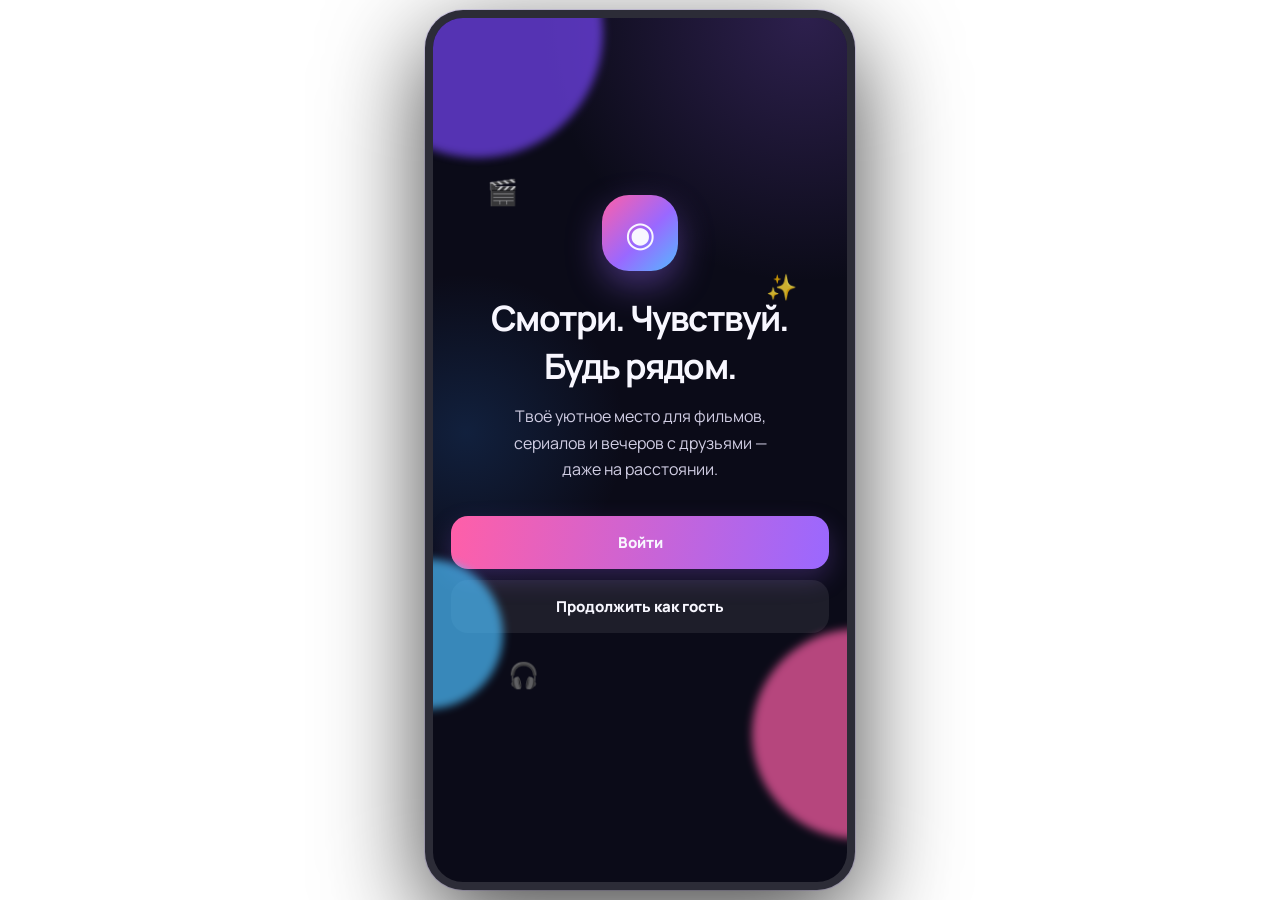
<file: index.html>
<!doctype html>
<html lang="ru">
<head>
  <meta charset="UTF-8" />
  <meta name="viewport" content="width=device-width, initial-scale=1.0" />
  <title>Pulse — смотрим вместе</title>
  <link rel="preconnect" href="https://fonts.googleapis.com">
  <link rel="preconnect" href="https://fonts.gstatic.com" crossorigin>
  <link href="https://fonts.googleapis.com/css2?family=Manrope:wght@400;500;600;700;800&display=swap" rel="stylesheet">
  <link rel="stylesheet" href="style.css" />
  <link rel="stylesheet" href="acrylic.css" />
</head>
<body>
  <main class="phone-shell"><div class="app" id="app"></div></main>
  <div id="toast" class="toast"></div>
  <script src="script.js"></script>
</body>
</html>
</file>
<file: style.css>
:root{--bg:#0b0b18;--panel:#17172a;--panel2:#20203a;--text:#f8f7ff;--muted:#a5a3bd;--purple:#9a68ff;--pink:#ff5fa8;--blue:#55b8ff;--line:#ffffff13;--r:23px;--shadow:0 18px 45px #03030c88}*{box-sizing:border-box}body{margin:0;min-height:100vh;background:#090916 radial-gradient(circle at 20% 25%,#43297d55,transparent 28%),radial-gradient(circle at 85% 70%,#143d7955,transparent 32%);font-family:Manrope,Arial;color:var(--text);display:grid;place-items:center}.phone-shell{width:min(100%,430px);height:min(100vh,880px);background:var(--bg);border:8px solid #222238;border-radius:38px;overflow:hidden;box-shadow:0 30px 100px #000b;position:relative}.app{height:100%;overflow-y:auto;scrollbar-width:none;background:radial-gradient(circle at 90% 0,#7149b733,transparent 28%)}.app::-webkit-scrollbar{display:none}button,input,textarea{font:inherit}button{border:0;color:inherit;cursor:pointer}.screen{min-height:100%;padding:24px 18px 96px;animation:rise .32s ease both}@keyframes rise{from{opacity:0;transform:translateY(10px)}to{opacity:1;transform:none}}.welcome{display:flex;flex-direction:column;justify-content:center;text-align:center;overflow:hidden;position:relative}.orb{position:absolute;border-radius:50%;filter:blur(4px);opacity:.7;animation:float 5s ease-in-out infinite}.orb.a{width:250px;height:250px;background:#7545f5;top:-110px;left:-80px}.orb.b{width:210px;height:210px;background:#ff5fa8;bottom:5%;right:-115px;animation-delay:-2s}.orb.c{width:150px;height:150px;background:#4cbeff;bottom:20%;left:-80px;animation-delay:-3s}@keyframes float{50%{transform:translateY(20px) scale(1.07)}}.brand{width:76px;height:76px;border-radius:27px;margin:0 auto 23px;background:linear-gradient(135deg,var(--pink),var(--purple) 55%,var(--blue));display:grid;place-items:center;font-size:35px;box-shadow:0 14px 35px #9a68ff66}.welcome h1{font-size:35px;margin:0 0 13px;letter-spacing:-1.8px}.welcome p{color:#d1cee4;line-height:1.65;margin:0 auto 33px;max-width:290px}.femoji{position:absolute;font-size:25px;opacity:.8;animation:float 3.8s ease-in-out infinite}.e1{top:18%;left:13%}.e2{top:29%;right:12%;animation-delay:-1s}.e3{bottom:22%;left:18%;animation-delay:-2s}.btn{width:100%;padding:16px;border-radius:17px;background:linear-gradient(100deg,var(--pink),var(--purple));font-weight:800;font-size:15px;box-shadow:0 10px 24px #8858dd45}.btn.secondary{background:#ffffff14;margin-top:11px;box-shadow:none}.top{display:flex;align-items:center;justify-content:space-between;margin-bottom:25px}.avatar{width:42px;height:42px;border-radius:50%;background:linear-gradient(135deg,#fac5b7,#8d4ff4);border:2px solid #ffffff33;display:grid;place-items:center;font-size:20px}.user{display:flex;gap:11px;align-items:center}.tiny{color:var(--muted);font-size:11px}.online{color:#8effbf;font-size:12px}.icon{background:#ffffff12;width:42px;height:42px;border-radius:15px;font-size:18px}.hero{border-radius:27px;padding:21px;background:linear-gradient(130deg,#592ee4,#da498d 110%);position:relative;overflow:hidden;box-shadow:var(--shadow)}.hero:after{content:'✦';position:absolute;font-size:120px;right:-16px;bottom:-49px;opacity:.22}.hero h2{font-size:25px;line-height:1.18;margin:0 0 8px;max-width:230px}.hero p{margin:0 0 19px;color:#f3eafd;font-size:13px}.hero-actions{display:flex;gap:9px}.hero-actions button{padding:12px 13px;border-radius:13px;font-size:12px;font-weight:800;background:#fff;color:#462290}.hero-actions button+button{color:#fff;background:#ffffff24}.section{margin-top:27px}.section-title{display:flex;justify-content:space-between;align-items:center;margin:0 1px 12px}.section-title h3{font-size:16px;margin:0}.section-title span{font-size:12px;color:#c9b5ff}.rail{display:flex;gap:12px;overflow-x:auto;padding:2px 1px 5px;scrollbar-width:none}.room-card{min-width:158px;background:var(--panel);border:1px solid var(--line);border-radius:18px;overflow:hidden}.poster{height:95px;padding:9px;display:flex;justify-content:flex-end;align-items:flex-start;font-size:18px;background:linear-gradient(145deg,#f38784,#572b94)}.poster.p2{background:linear-gradient(145deg,#324e83,#e1689e)}.poster.p3{background:linear-gradient(145deg,#ec9a43,#913b69)}.badge{background:#080812a8;border-radius:8px;padding:4px 6px;font-size:10px}.room-info{padding:10px}.room-info b{font-size:12px;display:block;white-space:nowrap;overflow:hidden;text-overflow:ellipsis}.room-info small{font-size:10px;color:var(--muted)}.join{margin-top:8px;width:100%;padding:8px;border-radius:10px;background:#ffffff12;font-size:11px;font-weight:700}.bottom{position:absolute;z-index:3;bottom:0;left:0;right:0;height:75px;background:#10101feF;backdrop-filter:blur(14px);border-top:1px solid var(--line);display:flex;align-items:center;justify-content:space-around;padding:5px 7px 11px}.nav{font-size:10px;color:var(--muted);background:none;display:grid;place-items:center;gap:3px;min-width:54px}.nav i{font-style:normal;font-size:20px}.nav.active{color:#fff}.nav.active i{background:linear-gradient(135deg,var(--pink),var(--purple));padding:4px 12px;border-radius:13px;box-shadow:0 7px 15px #9a68ff55}.headrow{display:flex;align-items:center;gap:12px;margin-bottom:19px}.back{width:39px;height:39px;border-radius:14px;background:#ffffff10;font-size:20px}.headrow h2{font-size:20px;margin:0;flex:1}.input,.field textarea{width:100%;border:1px solid var(--line);background:#ffffff0c;color:#fff;border-radius:15px;padding:14px;outline:none}.field{margin:14px 0}.field label{display:block;font-size:12px;color:#d6d3e6;margin:0 0 8px}.field textarea{height:72px;resize:none}.chips{display:flex;gap:7px;flex-wrap:wrap}.chip{background:#ffffff10;border:1px solid transparent;padding:9px 10px;border-radius:12px;font-size:12px}.chip.selected{border-color:#a878ff;background:#9a68ff30}.privacy{display:flex;background:#ffffff0c;border-radius:14px;padding:4px}.privacy button{flex:1;padding:10px;background:transparent;border-radius:11px;font-size:12px}.privacy .selected{background:#ffffff18}.switchrow{display:flex;align-items:center;justify-content:space-between;padding:13px 0;font-size:13px}.switch{width:45px;height:27px;border-radius:20px;background:#6d42be;position:relative}.switch:after{content:'';position:absolute;width:21px;height:21px;right:3px;top:3px;border-radius:50%;background:#fff}.player{border-radius:23px;overflow:hidden;background:#151528;box-shadow:var(--shadow)}.video{height:195px;background:radial-gradient(circle at 65% 40%,#e26e81,transparent 22%),linear-gradient(135deg,#242048,#601d5a);display:grid;place-items:center;position:relative}.playbig{width:62px;height:62px;border-radius:50%;font-size:23px;background:#ffffffdf;color:#392364;box-shadow:0 0 0 12px #ffffff22}.sync{position:absolute;bottom:10px;left:12px;font-size:10px;background:#0d0b1dbb;padding:6px 8px;border-radius:9px;color:#bafddb}.controls{padding:12px}.progress{height:4px;background:#ffffff24;border-radius:5px;margin:4px 0 9px}.progress span{display:block;width:36%;height:100%;border-radius:inherit;background:linear-gradient(90deg,var(--pink),var(--purple))}.controlrow{display:flex;justify-content:space-between;align-items:center;font-size:13px}.controlrow button{background:none;font-size:17px}.people{display:flex;gap:8px;align-items:center;margin:17px 2px}.person{position:relative}.person .avatar{width:35px;height:35px;font-size:15px}.dot{position:absolute;right:0;bottom:0;width:10px;height:10px;border-radius:50%;background:#64e7a2;border:2px solid var(--bg)}.people button{margin-left:auto;background:#ffffff10;border-radius:12px;padding:9px;font-size:12px}.chat{margin-top:11px}.message{display:flex;gap:8px;margin:13px 0;align-items:flex-start}.message .avatar{width:29px;height:29px;font-size:13px}.bubble{background:#ffffff0d;border-radius:4px 14px 14px;padding:9px 11px;font-size:12px;line-height:1.45}.message.owner{flex-direction:row-reverse}.owner .bubble{background:#653fc3;border-radius:14px 4px 14px}.sys{text-align:center;color:var(--muted);font-size:10px;margin:15px}.chat-input{display:flex;gap:7px;position:sticky;bottom:0;padding:9px 0;background:var(--bg)}.chat-input input{min-width:0;flex:1}.round{width:43px;border-radius:14px;background:linear-gradient(135deg,var(--pink),var(--purple));font-size:18px}.search{display:flex;gap:8px;margin-bottom:16px}.search input{flex:1}.grid{display:grid;grid-template-columns:1fr 1fr;gap:11px}.media{background:var(--panel);border-radius:17px;overflow:hidden}.media .poster{height:145px}.media b{font-size:12px;display:block;padding:9px 10px}.profile{text-align:center}.profile .avatar{margin:5px auto 12px;width:86px;height:86px;font-size:37px}.profile h2{margin:0;font-size:22px}.profile p{color:var(--muted);font-size:13px;margin:6px}.stats{display:flex;justify-content:space-evenly;background:#ffffff0b;border-radius:17px;margin:20px 0;padding:13px}.stats b{display:block;font-size:16px}.stats span{font-size:10px;color:var(--muted)}.setting{display:flex;justify-content:space-between;align-items:center;padding:16px 0;border-bottom:1px solid var(--line);font-size:13px}.modal,.sheet{position:absolute;inset:0;z-index:5;background:#070711aa;backdrop-filter:blur(5px);display:flex;align-items:flex-end}.modal-card,.sheet-card{background:#19192b;border-radius:27px 27px 0 0;padding:22px 18px 28px;width:100%;max-height:86%;overflow:auto;animation:sheet .25s ease}@keyframes sheet{from{transform:translateY(100%)}to{transform:none}}.modal-card h2{margin:0 0 4px}.modal-card p{color:var(--muted);font-size:13px;margin-top:0}.hide{display:none}.reaction{position:absolute;z-index:8;font-size:34px;animation:fly 1.2s ease forwards;pointer-events:none}@keyframes fly{to{transform:translateY(-160px) rotate(16deg);opacity:0}}.toast{position:fixed;z-index:20;top:25px;left:50%;transform:translate(-50%,-20px);opacity:0;transition:.25s;background:#292640;color:#fff;padding:11px 15px;border:1px solid #ffffff25;border-radius:13px;font-size:12px;box-shadow:var(--shadow)}.toast.show{transform:translate(-50%,0);opacity:1}@media(max-width:500px){body{display:block;background:var(--bg)}.phone-shell{width:100%;height:100dvh;border:0;border-radius:0;box-shadow:none}}body.light{--bg:#f5f2ff;--panel:#fff;--panel2:#fff;--text:#171327;--muted:#76718c;--line:#29204b13}body.light .bottom{background:#fffffff0}body.light .app{background:#f5f2ff}.empty{color:var(--muted);padding:30px;text-align:center}
</file>
<file: acrylic.css>
/* Acrylic glass refinement layer */
:root{--panel:#1e1d35a8;--panel2:#29264591;--glass:#ffffff12;--line:#ffffff2b;--muted:#b4b1ca;--shadow:0 18px 45px #03030c72}
body{background:#090916 radial-gradient(circle at 20% 25%,#43297d77,transparent 28%),radial-gradient(circle at 85% 70%,#143d7988,transparent 32%),radial-gradient(circle at 55% 95%,#bd4b8750,transparent 35%)}
.phone-shell{border-color:#ffffff22;box-shadow:0 30px 100px #000b,0 0 0 1px #9c79ff35}.app{background:radial-gradient(circle at 90% 0,#7149b755,transparent 28%),radial-gradient(circle at 8% 48%,#296fc736,transparent 27%)}
.icon,.back{background:var(--glass);border:1px solid var(--line);backdrop-filter:blur(18px) saturate(150%);-webkit-backdrop-filter:blur(18px) saturate(150%)}
.hero{background:linear-gradient(130deg,#7148dcbd,#e54d9ca8 110%);border:1px solid #ffffff3d;backdrop-filter:blur(20px) saturate(135%);-webkit-backdrop-filter:blur(20px) saturate(135%);box-shadow:var(--shadow),inset 0 1px #fff4}.hero:before{content:'';position:absolute;inset:0;background:linear-gradient(120deg,#ffffff24,transparent 36%);pointer-events:none}.hero-actions button+button{border:1px solid #ffffff32}
.room-card,.media{background:var(--panel);border-color:var(--line);backdrop-filter:blur(17px) saturate(135%);-webkit-backdrop-filter:blur(17px) saturate(135%);box-shadow:inset 0 1px #fff2,0 9px 24px #05051132}
.input,.field textarea{background:#ffffff10;border-color:var(--line);backdrop-filter:blur(12px);-webkit-backdrop-filter:blur(12px);box-shadow:inset 0 1px #fff1}.input:focus,.field textarea:focus{border-color:#b28aff;box-shadow:0 0 0 3px #9a68ff25,inset 0 1px #fff2}.chip{background:var(--glass);border:1px solid #ffffff1c;backdrop-filter:blur(12px)}.chip.selected{border-color:#bd9cff;background:#9a68ff45;box-shadow:0 5px 15px #8b55dc25}.privacy{background:#ffffff0b;border:1px solid #ffffff1a;backdrop-filter:blur(14px)}.privacy .selected{box-shadow:inset 0 1px #fff3}
.bottom{background:#17152dbd;backdrop-filter:blur(25px) saturate(160%);-webkit-backdrop-filter:blur(25px) saturate(160%);border-top-color:#ffffff28;box-shadow:0 -8px 28px #06061128}.player{background:#19172db0;border:1px solid var(--line);backdrop-filter:blur(20px);-webkit-backdrop-filter:blur(20px);box-shadow:var(--shadow),inset 0 1px #fff2}.sync{background:#0d0b1d80;border:1px solid #ffffff25;backdrop-filter:blur(12px)}
.bubble{background:#ffffff12;border:1px solid #ffffff1c;backdrop-filter:blur(14px)}.owner .bubble{background:#653fc3bd;border-color:#c6a8ff66}.chat-input{background:linear-gradient(90deg,#0b0b18e8,#131225e8);backdrop-filter:blur(18px)}.stats{background:var(--glass);border:1px solid var(--line);backdrop-filter:blur(18px);box-shadow:inset 0 1px #fff2}.modal{background:#0707118e;backdrop-filter:blur(10px) saturate(110%)}.modal-card,.sheet-card{background:#211f38c9;border:1px solid #ffffff29;border-bottom:0;backdrop-filter:blur(28px) saturate(145%);-webkit-backdrop-filter:blur(28px) saturate(145%);box-shadow:0 -15px 40px #04040c5c,inset 0 1px #fff3}
body.light{--bg:#f2efff;--panel:#ffffffab;--panel2:#ffffffb8;--glass:#ffffffa0;--text:#171327;--muted:#76718c;--line:#5c4a851e}body.light .app{background:radial-gradient(circle at 90% 0,#c7aaf055,transparent 28%),radial-gradient(circle at 8% 48%,#9cccfb56,transparent 27%),#f2efff}body.light .bottom{background:#ffffffe0}body.light .input,body.light .field textarea{color:#171327;background:#ffffff95}body.light .chat-input{background:#f2efffe6}
</file>
